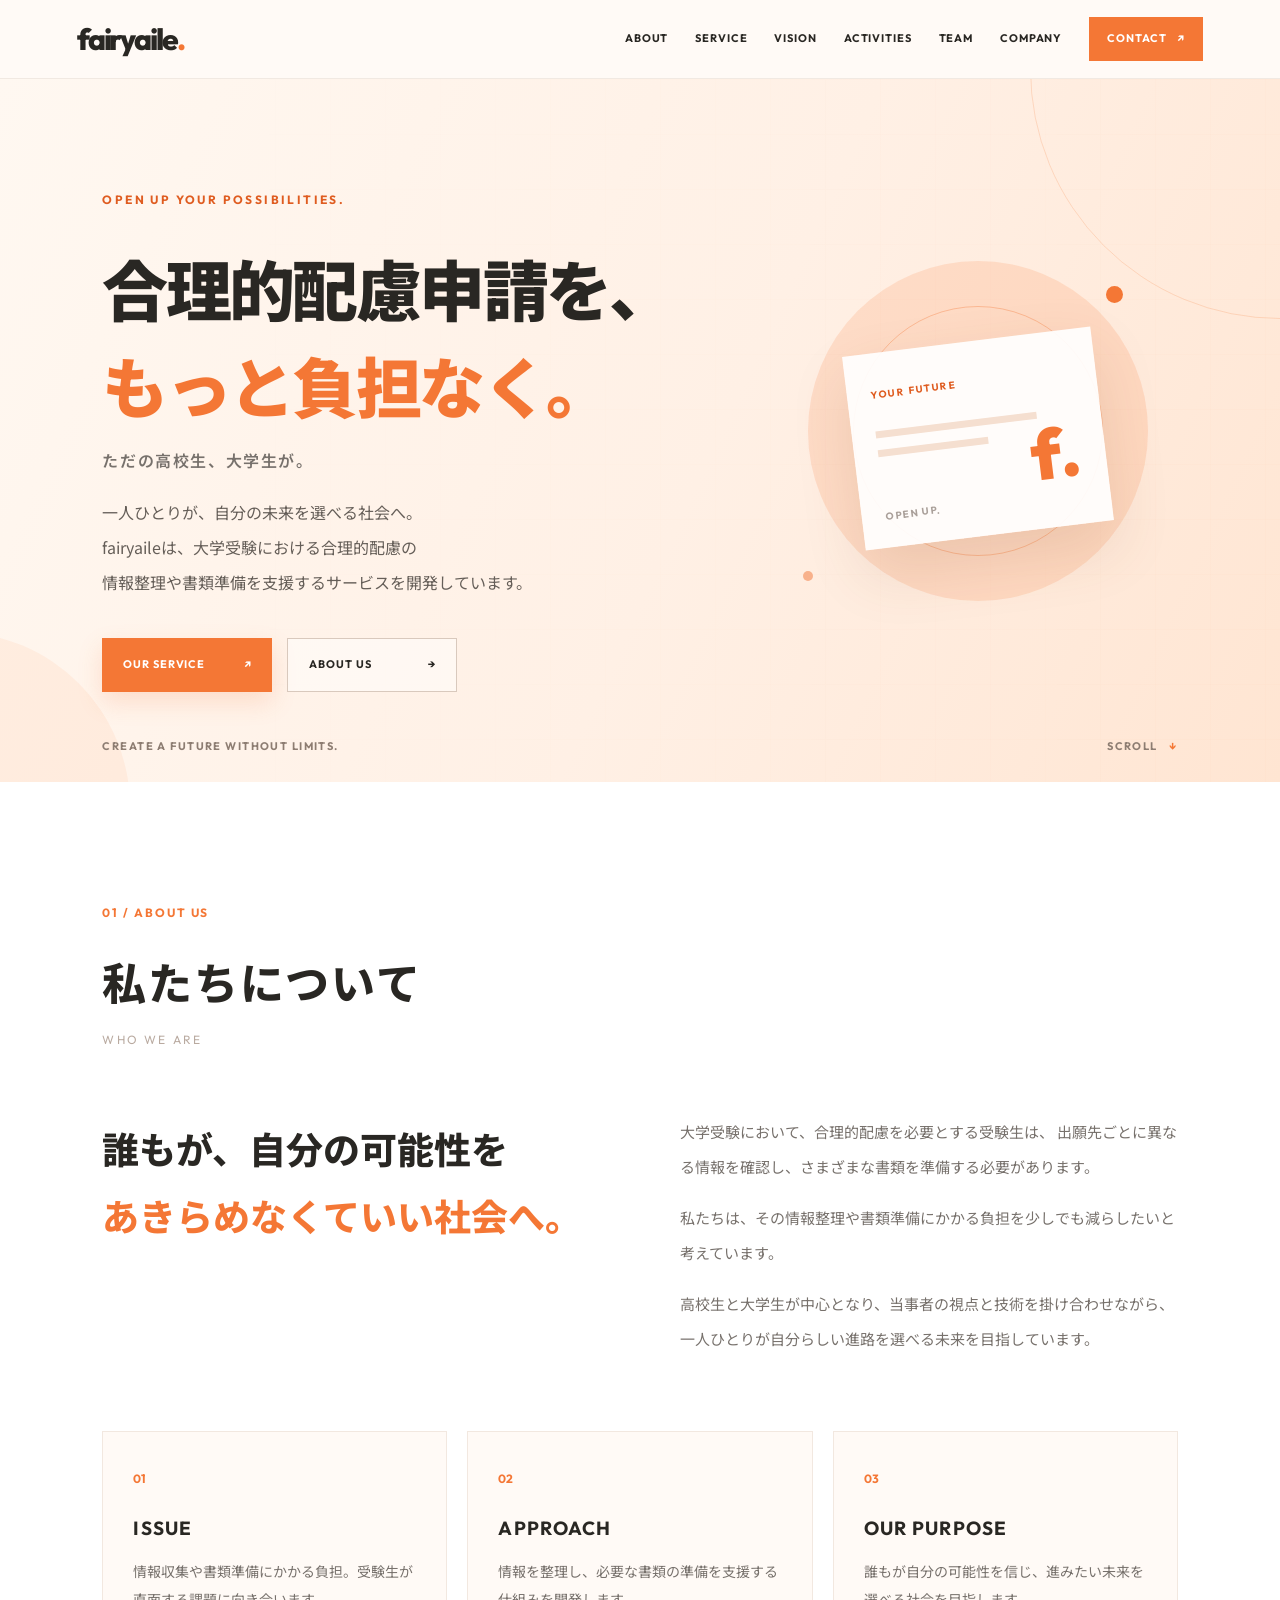
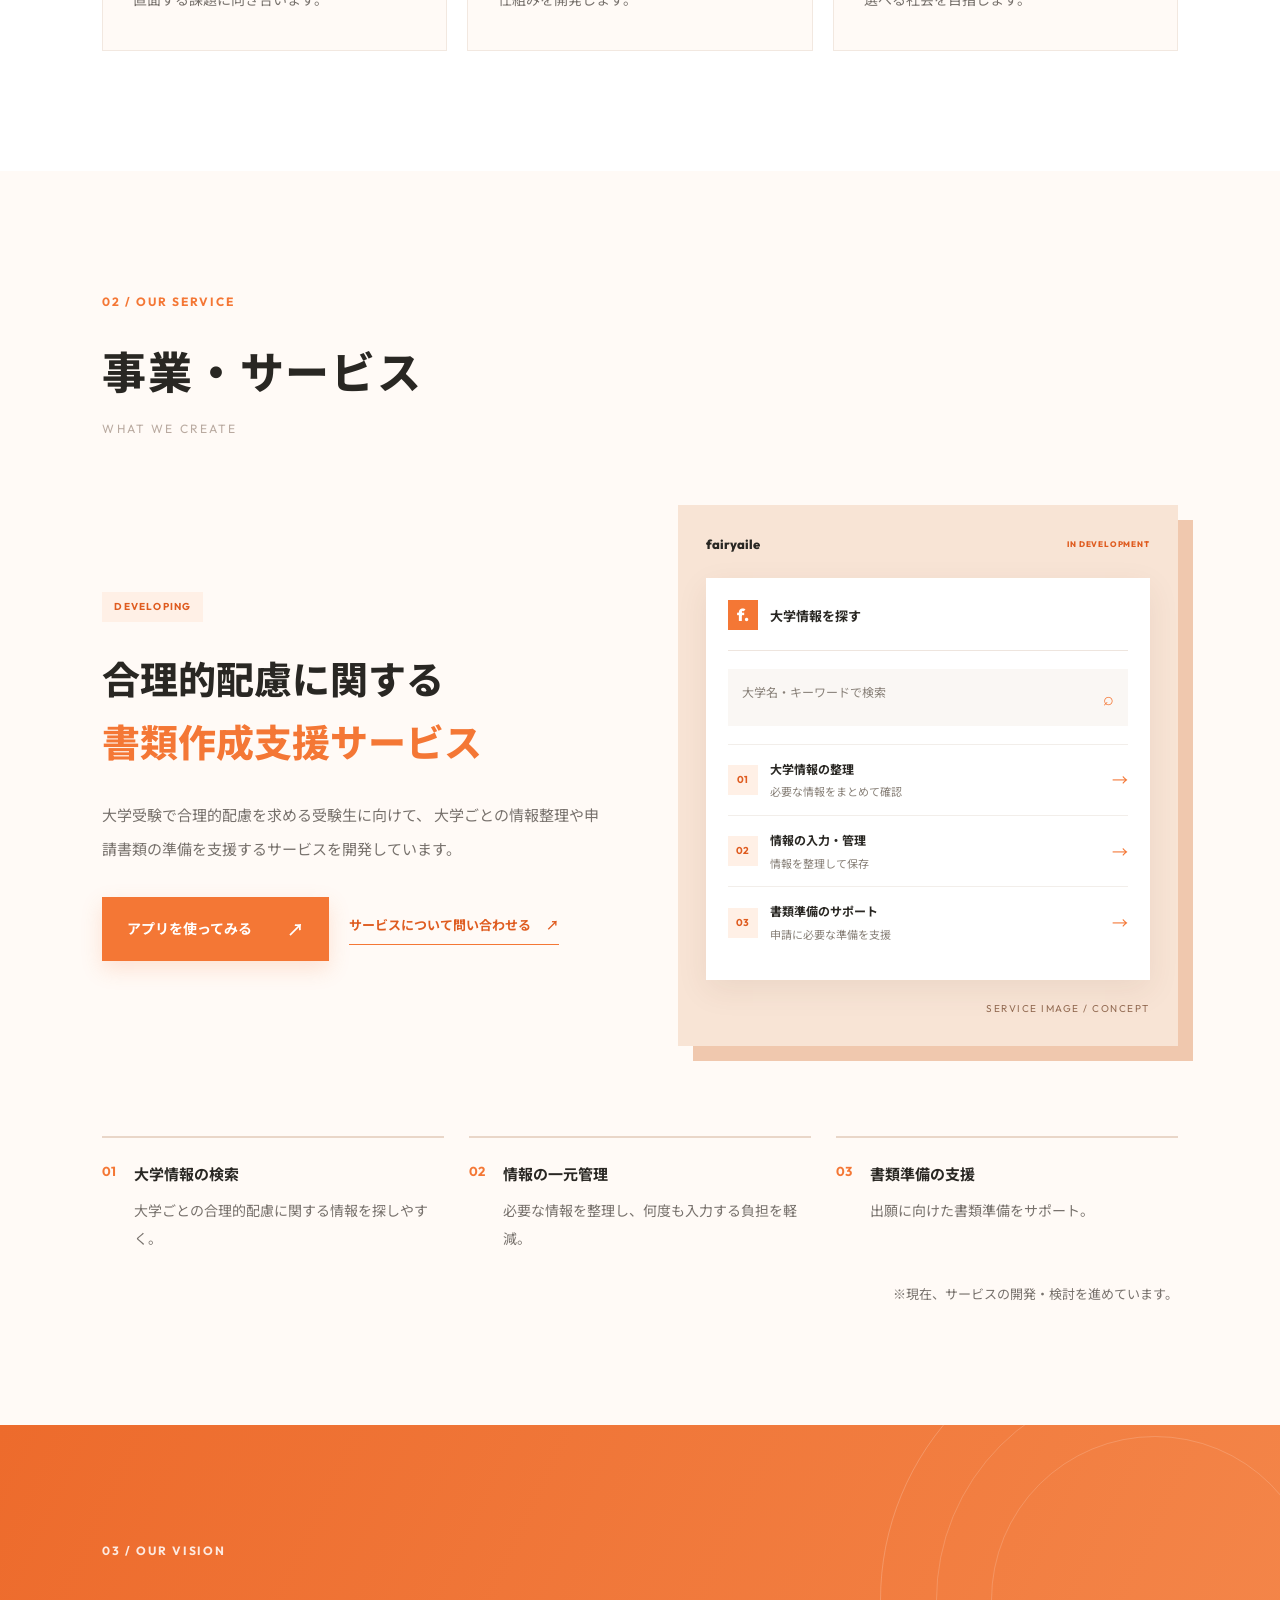
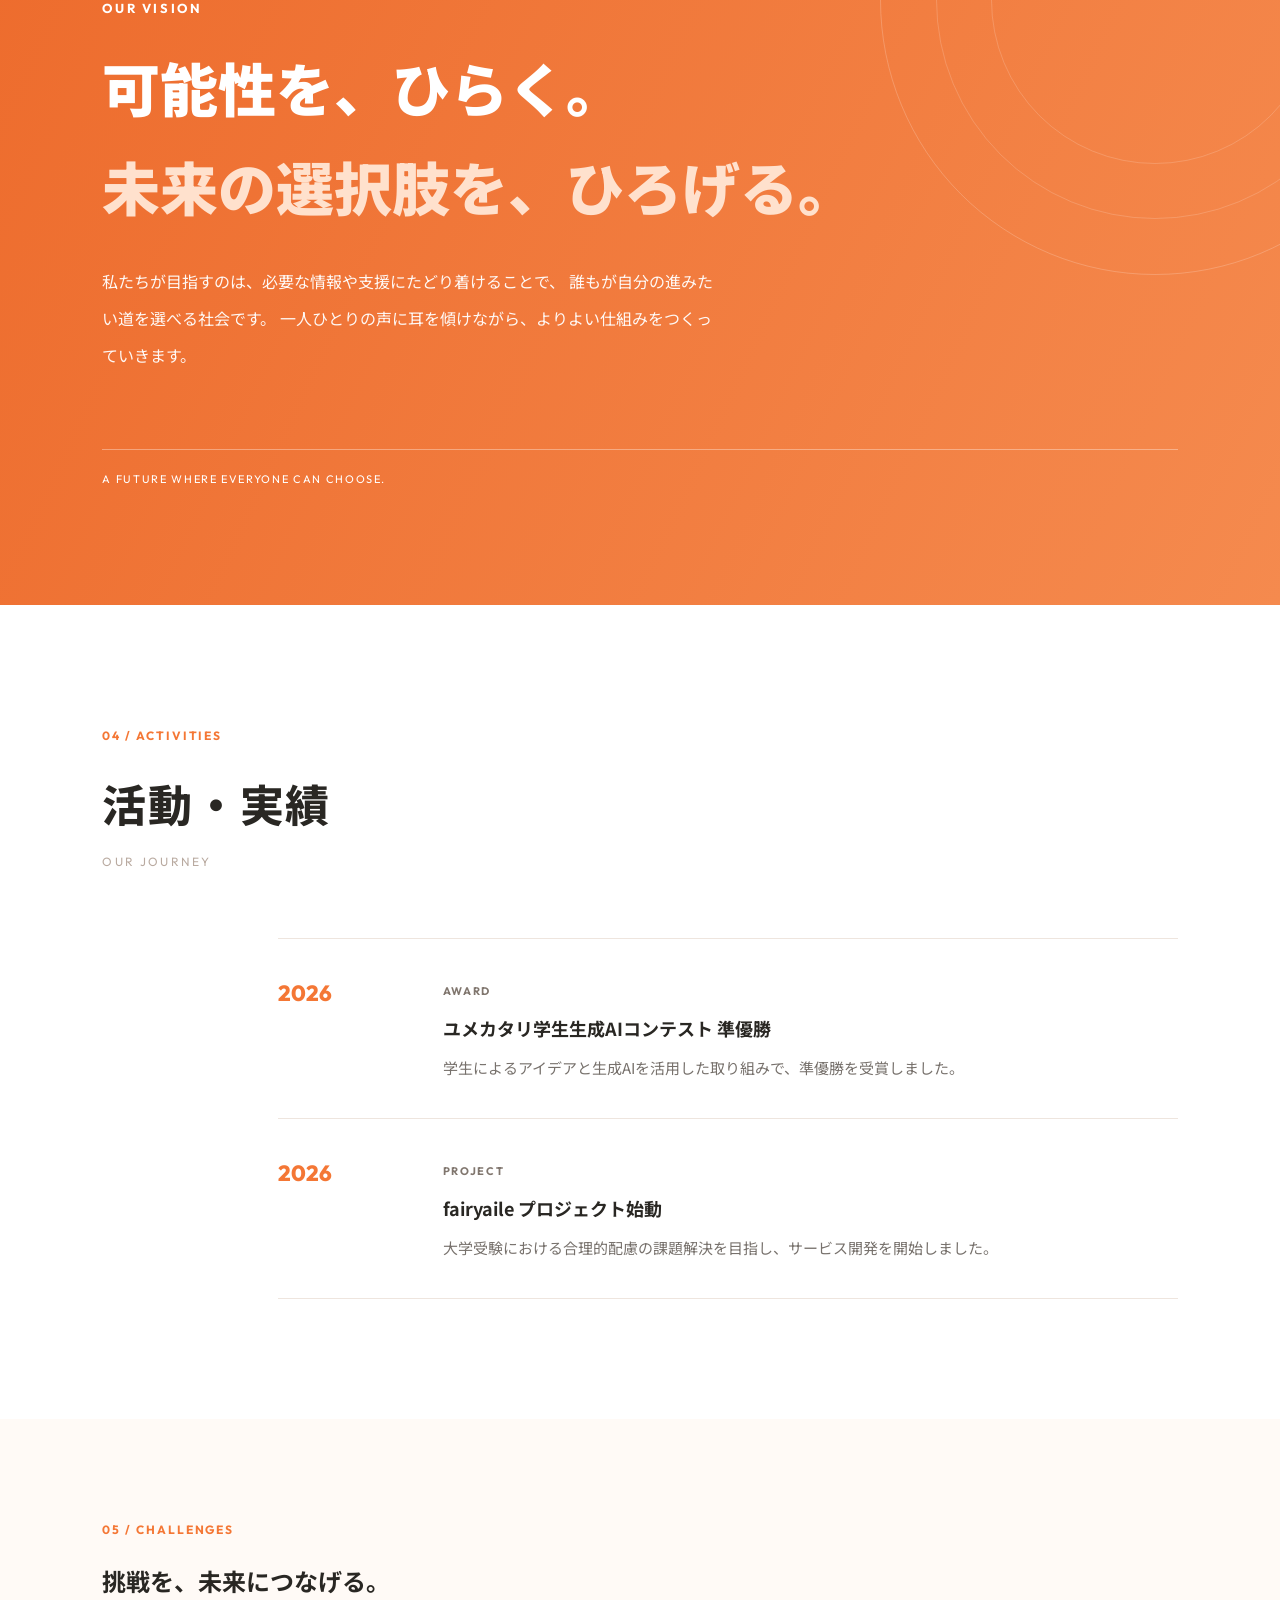
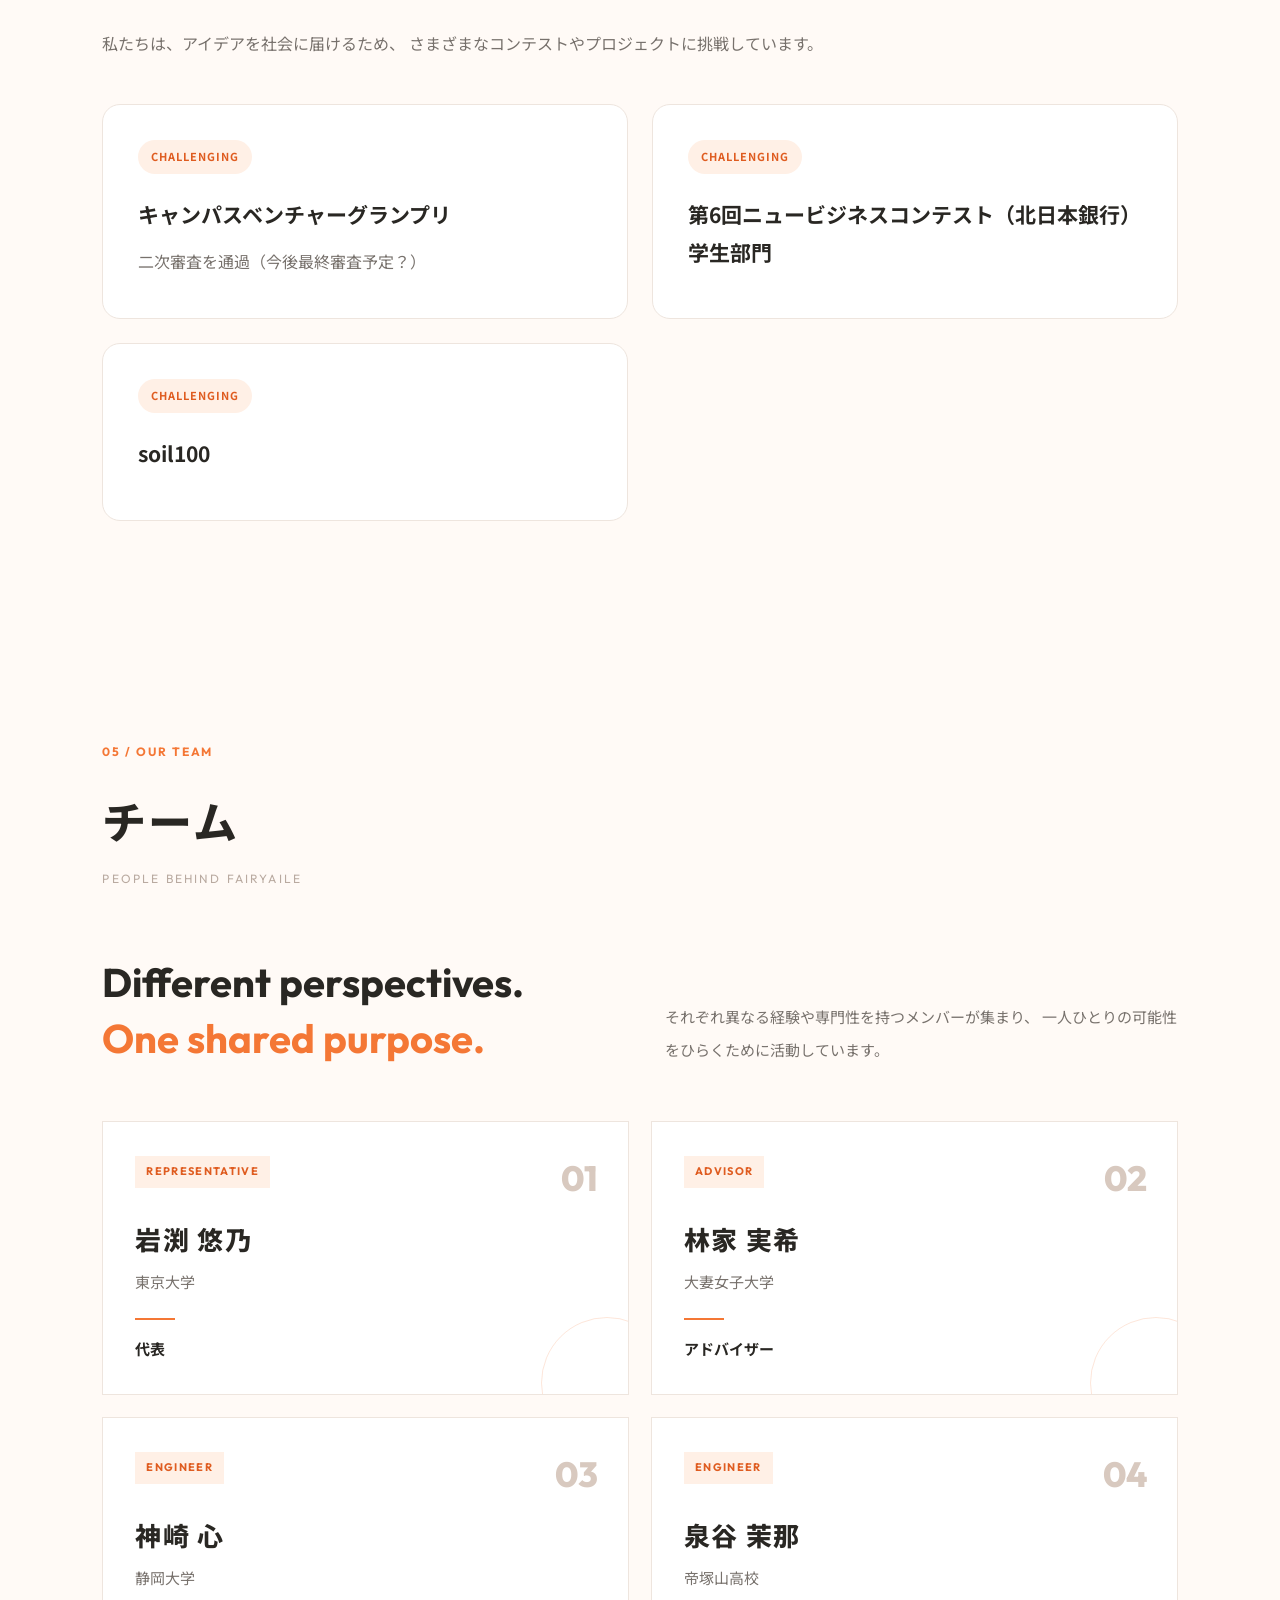
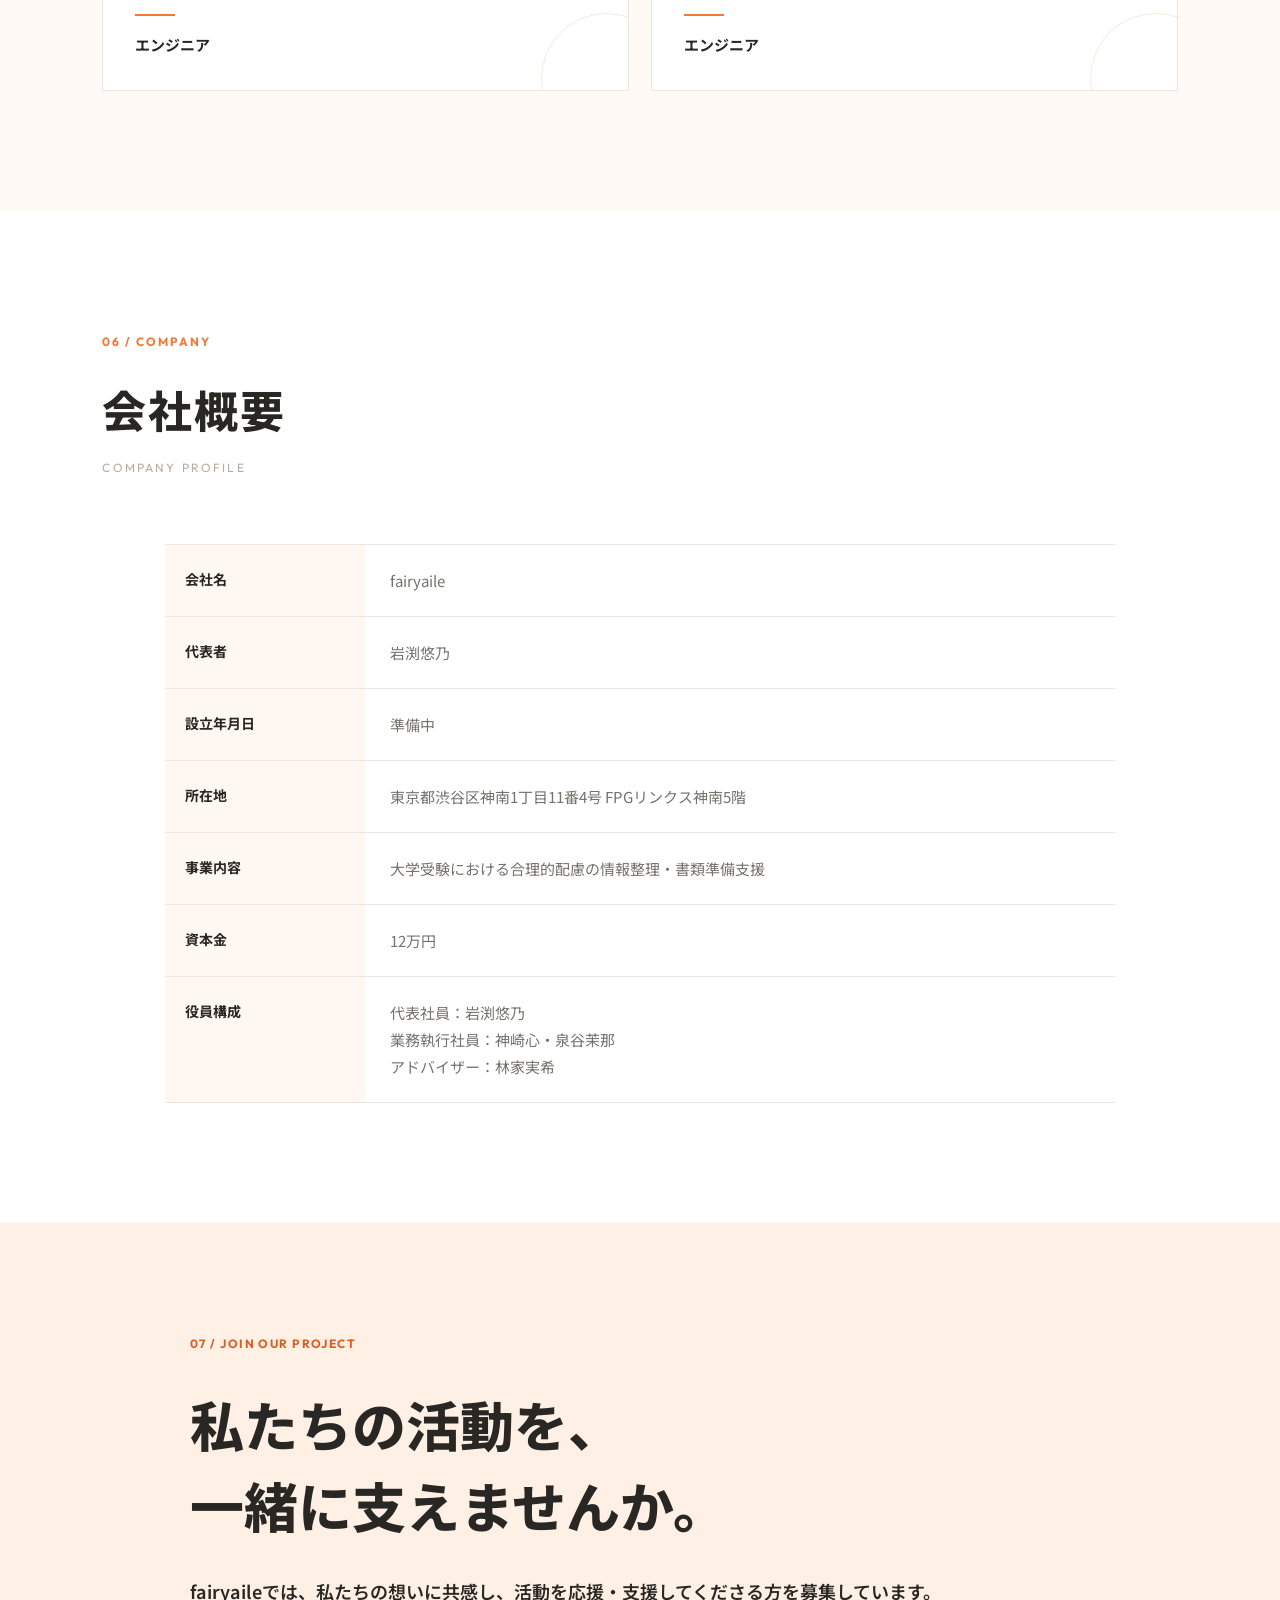
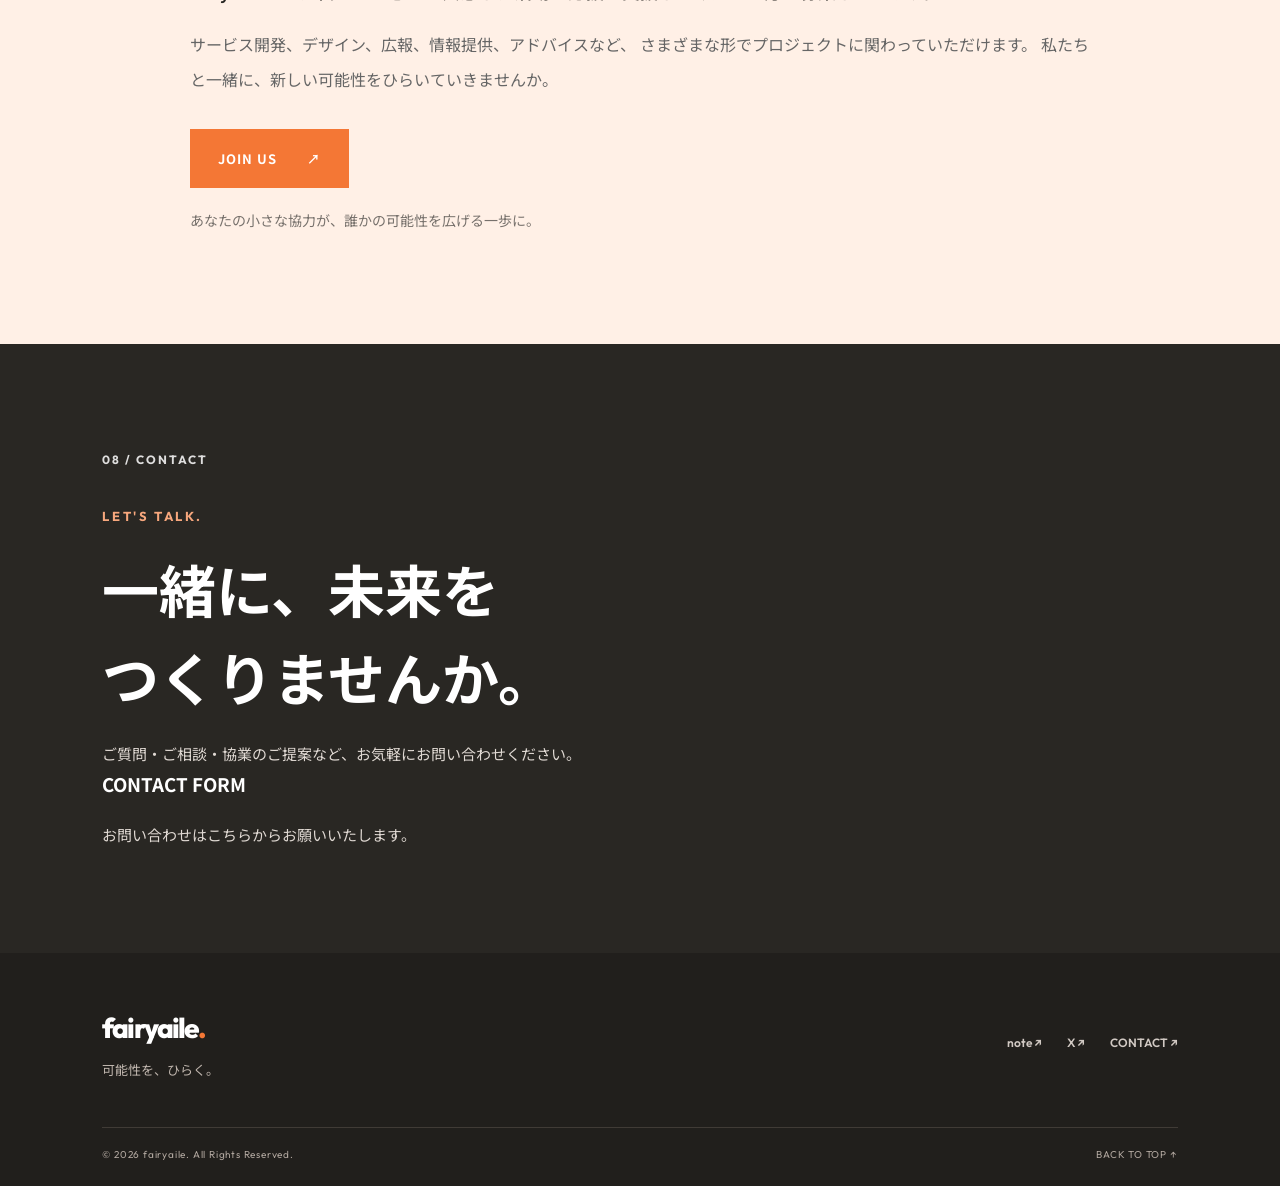
<file: index.html>
<!DOCTYPE html>
<html lang="ja">
<head>
  <meta charset="UTF-8">
  <meta name="viewport" content="width=device-width, initial-scale=1.0">
  <meta name="description" content="fairyaileは、大学受験における合理的配慮の情報整理や書類準備を支援するサービスを開発しています。">
  <title>fairyaile｜可能性を、ひらく。</title>

  <link rel="preconnect" href="https://fonts.googleapis.com">
  <link rel="preconnect" href="https://fonts.gstatic.com" crossorigin>
  <link href="https://fonts.googleapis.com/css2?family=Noto+Sans+JP:wght@400;500;600;700;800;900&family=Outfit:wght@400;500;600;700;800&display=swap" rel="stylesheet">

  <link rel="stylesheet" href="style.css">
  <script src="script.js" defer></script>
</head>

<body>
  <header class="header">
    <div class="header-inner">
      <a href="#home" class="logo">fairyaile<span>.</span></a>

      <button class="menu-toggle" id="menu-toggle"
        aria-label="メニューを開く" aria-expanded="false">
        <span></span>
        <span></span>
      </button>

      <nav class="nav" id="nav">
        <a href="#about">ABOUT</a>
        <a href="#service">SERVICE</a>
        <a href="#vision">VISION</a>
        <a href="#activities">ACTIVITIES</a>
        <a href="#team">TEAM</a>
        <a href="#company">COMPANY</a>
        <a href="#contact-form" class="nav-contact">CONTACT <span>↗</span></a>
      </nav>
    </div>
  </header>

  <main>
    <!-- HERO -->
    <section class="hero" id="home">
      <div class="hero-decoration hero-decoration-one"></div>
      <div class="hero-decoration hero-decoration-two"></div>
      <div class="hero-grid"></div>

      <div class="hero-inner">
        <div class="hero-content">
          <p class="eyebrow">OPEN UP YOUR POSSIBILITIES.</p>

          <h1>
            合理的配慮申請を、<br>
            <span>もっと負担なく。</span>
          </h1>

          <p class="hero-subcatch">ただの高校生、大学生が。</p>

          <p class="hero-description">
            一人ひとりが、自分の未来を選べる社会へ。<br>
            fairyaileは、大学受験における合理的配慮の<br class="pc-only">
            情報整理や書類準備を支援するサービスを開発しています。
          </p>

          <div class="hero-buttons">
            <a href="#service" class="button button-primary">
              OUR SERVICE <span>↗</span>
            </a>
            <a href="#about" class="button button-outline">
              ABOUT US <span>→</span>
            </a>
          </div>
        </div>

        <div class="hero-visual" aria-hidden="true">
          <div class="visual-circle circle-back"></div>
          <div class="visual-circle circle-front"></div>
          <div class="visual-card">
            <span class="visual-card-label">YOUR FUTURE</span>
            <div class="visual-card-line"></div>
            <div class="visual-card-line short"></div>
            <div class="visual-card-mark">f.</div>
            <span class="visual-card-caption">OPEN UP.</span>
          </div>
          <div class="visual-dot dot-one"></div>
          <div class="visual-dot dot-two"></div>
        </div>
      </div>

      <div class="hero-bottom">
        <span>CREATE A FUTURE WITHOUT LIMITS.</span>
        <a href="#about">SCROLL <span>↓</span></a>
      </div>
    </section>

    <!-- ABOUT -->
    <section class="section about-section" id="about">
      <div class="section-inner">
        <div class="section-heading">
          <p class="section-label">01 / ABOUT US</p>
          <h2>私たちについて</h2>
          <p class="section-en">WHO WE ARE</p>
        </div>

        <div class="about-content">
          <div class="about-lead">
            <p class="large-copy">
              誰もが、自分の可能性を<br>
              <span>あきらめなくていい社会へ。</span>
            </p>
          </div>

          <div class="about-text">
            <p>
              大学受験において、合理的配慮を必要とする受験生は、
              出願先ごとに異なる情報を確認し、さまざまな書類を準備する必要があります。
            </p>
            <p>
              私たちは、その情報整理や書類準備にかかる負担を少しでも減らしたいと考えています。
            </p>
            <p>
              高校生と大学生が中心となり、当事者の視点と技術を掛け合わせながら、
              一人ひとりが自分らしい進路を選べる未来を目指しています。
            </p>
          </div>
        </div>

        <div class="about-cards">
          <article class="info-card">
            <span class="card-number">01</span>
            <h3>ISSUE</h3>
            <p>情報収集や書類準備にかかる負担。受験生が直面する課題に向き合います。</p>
          </article>

          <article class="info-card">
            <span class="card-number">02</span>
            <h3>APPROACH</h3>
            <p>情報を整理し、必要な書類の準備を支援する仕組みを開発します。</p>
          </article>

          <article class="info-card">
            <span class="card-number">03</span>
            <h3>OUR PURPOSE</h3>
            <p>誰もが自分の可能性を信じ、進みたい未来を選べる社会を目指します。</p>
          </article>
        </div>
      </div>
    </section>

    <!-- SERVICE -->
    <section class="section service-section" id="service">
      <div class="section-inner">
        <div class="section-heading">
          <p class="section-label">02 / OUR SERVICE</p>
          <h2>事業・サービス</h2>
          <p class="section-en">WHAT WE CREATE</p>
        </div>

        <div class="service-main">
          <div class="service-copy">
            <p class="service-tag">DEVELOPING</p>

            <h3>
              合理的配慮に関する<br>
              <span>書類作成支援サービス</span>
            </h3>

            <p>
              大学受験で合理的配慮を求める受験生に向けて、
              大学ごとの情報整理や申請書類の準備を支援するサービスを開発しています。
            </p>

            <div class="service-buttons">
              <a
                href="https://go-high-yxk.pages.dev/"
                target="_blank"
                rel="noopener noreferrer"
                class="service-app-button"
              >
                アプリを使ってみる <span>↗</span>
              </a>

              <a href="#contact-form" class="text-link">
                サービスについて問い合わせる <span>↗</span>
              </a>
            </div>
          </div>

          <div class="service-visual">
            <div class="service-visual-top">
              <span>fairyaile</span>
              <span class="service-status">IN DEVELOPMENT</span>
            </div>

            <div class="service-mockup">
              <div class="mockup-header">
                <span class="mockup-logo">f.</span>
                <span>大学情報を探す</span>
              </div>

              <div class="mockup-search">
                大学名・キーワードで検索 <span>⌕</span>
              </div>

              <div class="mockup-result">
                <span class="mockup-icon">01</span>
                <div>
                  <strong>大学情報の整理</strong>
                  <small>必要な情報をまとめて確認</small>
                </div>
                <span>→</span>
              </div>

              <div class="mockup-result">
                <span class="mockup-icon">02</span>
                <div>
                  <strong>情報の入力・管理</strong>
                  <small>情報を整理して保存</small>
                </div>
                <span>→</span>
              </div>

              <div class="mockup-result">
                <span class="mockup-icon">03</span>
                <div>
                  <strong>書類準備のサポート</strong>
                  <small>申請に必要な準備を支援</small>
                </div>
                <span>→</span>
              </div>
            </div>

            <p class="mockup-caption">SERVICE IMAGE / CONCEPT</p>
          </div>
        </div>

        <div class="service-features">
          <div class="feature">
            <span>01</span>
            <div>
              <h4>大学情報の検索</h4>
              <p>大学ごとの合理的配慮に関する情報を探しやすく。</p>
            </div>
          </div>

          <div class="feature">
            <span>02</span>
            <div>
              <h4>情報の一元管理</h4>
              <p>必要な情報を整理し、何度も入力する負担を軽減。</p>
            </div>
          </div>

          <div class="feature">
            <span>03</span>
            <div>
              <h4>書類準備の支援</h4>
              <p>出願に向けた書類準備をサポート。</p>
            </div>
          </div>
        </div>

        <p class="service-note">※現在、サービスの開発・検討を進めています。</p>
      </div>
    </section>

    <!-- VISION -->
    <section class="vision-section" id="vision">
      <div class="vision-decoration"></div>

      <div class="vision-inner">
        <p class="section-label light-label">03 / OUR VISION</p>
        <p class="vision-en">OUR VISION</p>

        <h2>
          可能性を、ひらく。<br>
          <span>未来の選択肢を、ひろげる。</span>
        </h2>

        <p class="vision-text">
          私たちが目指すのは、必要な情報や支援にたどり着けることで、
          誰もが自分の進みたい道を選べる社会です。
          一人ひとりの声に耳を傾けながら、よりよい仕組みをつくっていきます。
        </p>

        <div class="vision-bottom">A FUTURE WHERE EVERYONE CAN CHOOSE.</div>
      </div>
    </section>

    <!-- ACTIVITIES -->
    <section class="section activities-section" id="activities">
      <div class="section-inner">
        <div class="section-heading">
          <p class="section-label">04 / ACTIVITIES</p>
          <h2>活動・実績</h2>
          <p class="section-en">OUR JOURNEY</p>
        </div>

        <div class="timeline">
          <article class="timeline-item">
            <div class="timeline-date">2026</div>
            <div class="timeline-content">
              <span class="timeline-category">AWARD</span>
              <h3>ユメカタリ学生生成AIコンテスト 準優勝</h3>
              <p>学生によるアイデアと生成AIを活用した取り組みで、準優勝を受賞しました。</p>
            </div>
          </article>

          <article class="timeline-item">
            <div class="timeline-date">2026</div>
            <div class="timeline-content">
              <span class="timeline-category">PROJECT</span>
              <h3>fairyaile プロジェクト始動</h3>
              <p>大学受験における合理的配慮の課題解決を目指し、サービス開発を開始しました。</p>
            </div>
          </article>
        </div>
      </div>
    </section>

    <!-- CHALLENGES -->
<section class="challenges-section" id="challenges">
  <div class="section-inner">
    <p class="section-label">05 / CHALLENGES</p>

    <h2>挑戦を、未来につなげる。</h2>

    <p class="challenges-intro">
      私たちは、アイデアを社会に届けるため、
      さまざまなコンテストやプロジェクトに挑戦しています。
    </p>

    <div class="challenge-list">

      <div class="challenge-card">
        <span class="challenge-status">CHALLENGING</span>
        <h3>キャンパスベンチャーグランプリ</h3>
        <p>
          二次審査を通過（今後最終審査予定？）
        </p>
      </div>

      <div class="challenge-card">
        <span class="challenge-status">CHALLENGING</span>
        <h3>第6回ニュービジネスコンテスト（北日本銀行）学生部門</h3>
        <p>
          
        </p>
      </div>

      <div class="challenge-card">
        <span class="challenge-status">CHALLENGING</span>
        <h3>soil100</h3>
        <p>
          
        </p>
      </div>


    </div>
  </div>
</section>

    <!-- TEAM -->
    <section class="section team-section" id="team">
      <div class="section-inner">
        <div class="section-heading">
          <p class="section-label">05 / OUR TEAM</p>
          <h2>チーム</h2>
          <p class="section-en">PEOPLE BEHIND FAIRYAILE</p>
        </div>

        <div class="team-intro">
          <p class="team-quote">
            Different perspectives.<br>
            <span>One shared purpose.</span>
          </p>

          <p class="team-description">
            それぞれ異なる経験や専門性を持つメンバーが集まり、
            一人ひとりの可能性をひらくために活動しています。
          </p>
        </div>

        <div class="team-grid">
          <article class="member-card">
            <div class="member-number">01</div>
            <div class="member-role">REPRESENTATIVE</div>
            <h3>岩渕 悠乃</h3>
            <p class="member-school">東京大学</p>
            <div class="member-divider"></div>
            <p class="member-position">代表</p>
          </article>

          <article class="member-card">
            <div class="member-number">02</div>
            <div class="member-role">ADVISOR</div>
            <h3>林家 実希</h3>
            <p class="member-school">大妻女子大学</p>
            <div class="member-divider"></div>
            <p class="member-position">アドバイザー</p>
          </article>

          <article class="member-card">
            <div class="member-number">03</div>
            <div class="member-role">ENGINEER</div>
            <h3>神崎 心</h3>
            <p class="member-school">静岡大学</p>
            <div class="member-divider"></div>
            <p class="member-position">エンジニア</p>
          </article>

          <article class="member-card">
            <div class="member-number">04</div>
            <div class="member-role">ENGINEER</div>
            <h3>泉谷 茉那</h3>
            <p class="member-school">帝塚山高校</p>
            <div class="member-divider"></div>
            <p class="member-position">エンジニア</p>
          </article>
        </div>
      </div>
    </section>

    <!-- COMPANY -->
    <section class="section company-section" id="company">
      <div class="section-inner">
        <div class="section-heading">
          <p class="section-label">06 / COMPANY</p>
          <h2>会社概要</h2>
          <p class="section-en">COMPANY PROFILE</p>
        </div>

        <div class="company-table">
          <div class="company-row">
            <div>会社名</div>
            <p>fairyaile</p>
          </div>

          <div class="company-row">
            <div>代表者</div>
            <p>岩渕悠乃</p>
          </div>

          <div class="company-row">
            <div>設立年月日</div>
            <p>準備中</p>
          </div>

          <div class="company-row">
            <div>所在地</div>
            <p>東京都渋谷区神南1丁目11番4号 FPGリンクス神南5階</p>
          </div>

          <div class="company-row">
            <div>事業内容</div>
            <p>大学受験における合理的配慮の情報整理・書類準備支援</p>
          </div>

          <div class="company-row">
            <div>資本金</div>
            <p>12万円</p>
          </div>

          <div class="company-row">
            <div>役員構成</div>
            <p>
              代表社員：岩渕悠乃<br>
              業務執行社員：神崎心・泉谷茉那<br>
              アドバイザー：林家実希
            </p>
          </div>
        </div>
      </div>
    </section>

    <!-- SUPPORT / JOIN US -->
    <section class="support-section" id="support">
      <div class="support-inner">
        <p class="section-label">07 / JOIN OUR PROJECT</p>
        <h2>私たちの活動を、<br>一緒に支えませんか。</h2>

        <p class="support-lead">
          fairyaileでは、私たちの想いに共感し、活動を応援・支援してくださる方を募集しています。
        </p>

        <p class="support-description">
          サービス開発、デザイン、広報、情報提供、アドバイスなど、
          さまざまな形でプロジェクトに関わっていただけます。
          私たちと一緒に、新しい可能性をひらいていきませんか。
        </p>

        <a href="#contact-form" class="support-button">
          JOIN US <span>↗</span>
        </a>

        <p class="support-note">あなたの小さな協力が、誰かの可能性を広げる一歩に。</p>
      </div>
    </section>

    <!-- CONTACT -->
    <section class="contact-section" id="contact">
      <div class="contact-inner">
        <p class="section-label light-label">08 / CONTACT</p>
        <p class="contact-en">LET'S TALK.</p>

        <h2>一緒に、未来を<br>つくりませんか。</h2>

        <p>
          ご質問・ご相談・協業のご提案など、お気軽にお問い合わせください。
        </p>

        <!-- CONTACT FORM -->
        <div class="contact-form" id="contact-form">
          <h3>CONTACT FORM</h3>
          <p>お問い合わせはこちらからお願いいたします。</p>

      </div>
    </section>
  </main>

  <!-- FOOTER -->
  <footer class="footer">
    <div class="footer-main">
      <div>
        <a href="#home" class="footer-logo">fairyaile<span>.</span></a>
        <p class="footer-tagline">可能性を、ひらく。</p>
      </div>

      <div class="footer-links">
        <a href="https://note.com/gohigh_" target="_blank" rel="noopener noreferrer">note ↗</a>
        <a href="https://x.com/goritekihairyo?s=11" target="_blank" rel="noopener noreferrer">X ↗</a>
        <a href="#contact-form">CONTACT ↗</a>
      </div>
    </div>

    <div class="footer-bottom">
      <span>© <span id="year"></span> fairyaile. All Rights Reserved.</span>
      <a href="#home">BACK TO TOP ↑</a>
    </div>
  </footer>
</body>
</html>
</file>
<file: style.css>
:root {
  --orange: #f47735;
  --orange-dark: #df5c20;
  --orange-light: #fff0e6;
  --cream: #fffaf6;
  --white: #ffffff;
  --ink: #292723;
  --gray: #77716c;
  --line: #eee5de;
  --font: "Noto Sans JP", sans-serif;
  --english: "Outfit", sans-serif;
}

* {
  margin: 0;
  padding: 0;
  box-sizing: border-box;
}

html {
  scroll-behavior: smooth;
  scroll-padding-top: 85px;
}

body {
  font-family: var(--font);
  color: var(--ink);
  background: var(--cream);
  line-height: 1.8;
  overflow-x: hidden;
}

a {
  color: inherit;
  text-decoration: none;
}

button {
  font: inherit;
}

.section {
  padding: 120px 8%;
}

.section-inner {
  max-width: 1160px;
  margin: 0 auto;
}

.section-heading {
  margin-bottom: 65px;
}

.section-label {
  color: var(--orange);
  font-family: var(--english);
  font-size: 12px;
  font-weight: 700;
  letter-spacing: 0.16em;
  margin-bottom: 18px;
}

.section-heading h2 {
  font-size: clamp(30px, 4vw, 44px);
  font-weight: 800;
  letter-spacing: 0.04em;
}

.section-en {
  color: #b9aaa0;
  font-family: var(--english);
  font-size: 12px;
  letter-spacing: 0.18em;
  margin-top: 8px;
}

/* HEADER */

.header {
  position: sticky;
  top: 0;
  z-index: 1000;
  background: rgba(255, 250, 246, 0.94);
  backdrop-filter: blur(14px);
  border-bottom: 1px solid rgba(238, 229, 222, 0.8);
}

.header-inner {
  height: 78px;
  max-width: 1400px;
  padding: 0 6%;
  margin: 0 auto;
  display: flex;
  align-items: center;
  justify-content: space-between;
}

.logo,
.footer-logo {
  font-family: var(--english);
  font-size: 30px;
  font-weight: 800;
  letter-spacing: -0.07em;
}

.logo span,
.footer-logo span {
  color: var(--orange);
}

.nav {
  display: flex;
  align-items: center;
  gap: 27px;
}

.nav a {
  font-family: var(--english);
  font-size: 11px;
  font-weight: 700;
  letter-spacing: 0.08em;
  transition: color 0.3s;
}

.nav a:hover {
  color: var(--orange);
}

.nav .nav-contact {
  color: var(--white);
  background: var(--orange);
  padding: 12px 18px;
  transition: background 0.3s, transform 0.3s;
}

.nav .nav-contact:hover {
  color: var(--white);
  background: var(--orange-dark);
  transform: translateY(-2px);
}

.nav-contact span {
  margin-left: 8px;
}

.menu-toggle {
  display: none;
  border: none;
  background: none;
  cursor: pointer;
}

/* HERO */

.hero {
  position: relative;
  min-height: 690px;
  padding: 110px 8% 90px;
  background: linear-gradient(115deg, #fff8f1 0%, #fff0e5 55%, #ffe5d2 100%);
  overflow: hidden;
  display: flex;
  align-items: center;
}

.hero-inner {
  width: 100%;
  max-width: 1160px;
  margin: 0 auto;
  display: flex;
  align-items: center;
  justify-content: space-between;
  position: relative;
  z-index: 2;
}

.hero-content {
  max-width: 650px;
}

.eyebrow {
  font-family: var(--english);
  color: var(--orange-dark);
  font-size: 12px;
  font-weight: 700;
  letter-spacing: 0.2em;
  margin-bottom: 28px;
}

.hero h1 {
  font-size: clamp(37px, 5.3vw, 66px);
  line-height: 1.48;
  font-weight: 900;
  letter-spacing: -0.04em;
}

.hero h1 span {
  color: var(--orange);
}

.hero-subcatch {
  margin-top: 12px;
  margin-bottom: 20px;
  color: #77716c;
  font-size: 16px;
  font-weight: 600;
  letter-spacing: 0.1em;
}

.hero-description {
  color: #655e58;
  font-size: 16px;
  line-height: 2.2;
}

.hero-buttons {
  display: flex;
  gap: 15px;
  margin-top: 38px;
}

.button {
  display: inline-flex;
  align-items: center;
  justify-content: space-between;
  gap: 28px;
  min-width: 170px;
  padding: 16px 21px;
  font-family: var(--english);
  font-size: 11px;
  font-weight: 700;
  letter-spacing: 0.08em;
  transition: 0.3s;
}

.button-primary {
  color: var(--white);
  background: var(--orange);
  box-shadow: 0 10px 25px rgba(244, 119, 53, 0.18);
}

.button-primary:hover {
  background: var(--orange-dark);
  transform: translateY(-3px);
}

.button-outline {
  border: 1px solid #d9c9bd;
  background: rgba(255, 255, 255, 0.45);
}

.button-outline:hover {
  border-color: var(--orange);
  color: var(--orange-dark);
  transform: translateY(-3px);
}

/* HERO VISUAL */

.hero-visual {
  width: 400px;
  height: 400px;
  position: relative;
  flex-shrink: 0;
  margin-left: 25px;
}

.visual-circle {
  position: absolute;
  border-radius: 50%;
}

.circle-back {
  width: 340px;
  height: 340px;
  top: 20px;
  left: 30px;
  background: rgba(244, 119, 53, 0.16);
}

.circle-front {
  width: 250px;
  height: 250px;
  top: 65px;
  left: 75px;
  border: 1px solid rgba(244, 119, 53, 0.35);
}

.visual-card {
  position: absolute;
  top: 100px;
  left: 75px;
  width: 250px;
  height: 195px;
  padding: 24px;
  background: rgba(255, 255, 255, 0.92);
  box-shadow: 0 25px 60px rgba(126, 77, 43, 0.14);
  transform: rotate(-7deg);
}

.visual-card-label,
.visual-card-caption {
  font-family: var(--english);
  font-size: 10px;
  font-weight: 700;
  letter-spacing: 0.15em;
  color: var(--orange-dark);
}

.visual-card-line {
  width: 80%;
  height: 7px;
  margin-top: 25px;
  background: #f5dfd0;
}

.visual-card-line.short {
  width: 55%;
  margin-top: 12px;
}

.visual-card-mark {
  position: absolute;
  right: 25px;
  bottom: 12px;
  color: var(--orange);
  font-family: var(--english);
  font-size: 70px;
  font-weight: 800;
}

.visual-card-caption {
  position: absolute;
  bottom: 22px;
  left: 24px;
  color: #aaa09a;
}

.visual-dot {
  position: absolute;
  border-radius: 50%;
  background: var(--orange);
}

.dot-one {
  width: 17px;
  height: 17px;
  top: 45px;
  right: 55px;
}

.dot-two {
  width: 10px;
  height: 10px;
  bottom: 60px;
  left: 25px;
  background: #f8b18b;
}

.hero-decoration {
  position: absolute;
  border-radius: 50%;
  pointer-events: none;
}

.hero-decoration-one {
  width: 500px;
  height: 500px;
  right: -250px;
  top: -260px;
  border: 1px solid rgba(244, 119, 53, 0.2);
}

.hero-decoration-two {
  width: 350px;
  height: 350px;
  left: -220px;
  bottom: -200px;
  background: rgba(244, 119, 53, 0.07);
}

.hero-grid {
  position: absolute;
  inset: 0;
  opacity: 0.18;
  background-image:
    linear-gradient(rgba(244, 119, 53, 0.1) 1px, transparent 1px),
    linear-gradient(90deg, rgba(244, 119, 53, 0.1) 1px, transparent 1px);
  background-size: 55px 55px;
  mask-image: linear-gradient(to right, transparent, black);
}

.hero-bottom {
  position: absolute;
  bottom: 25px;
  left: 8%;
  right: 8%;
  display: flex;
  justify-content: space-between;
  color: #8d7d72;
  font-family: var(--english);
  font-size: 11px;
  font-weight: 700;
  letter-spacing: 0.13em;
}

.hero-bottom a span {
  color: var(--orange);
  margin-left: 8px;
}

/* ABOUT */

.about-section {
  background: var(--white);
}

.about-content {
  display: grid;
  grid-template-columns: 1fr 1fr;
  gap: 80px;
  align-items: start;
  margin-bottom: 75px;
}

.large-copy {
  font-size: clamp(25px, 3vw, 37px);
  line-height: 1.8;
  font-weight: 800;
}

.large-copy span {
  color: var(--orange);
}

.about-text {
  color: var(--gray);
  font-size: 15px;
  line-height: 2.3;
}

.about-text p + p {
  margin-top: 17px;
}

.about-cards {
  display: grid;
  grid-template-columns: repeat(3, 1fr);
  gap: 20px;
}

.info-card {
  position: relative;
  min-height: 220px;
  padding: 30px;
  background: var(--cream);
  border: 1px solid #f2e8e0;
  transition: transform 0.3s, box-shadow 0.3s;
}

.info-card:hover {
  transform: translateY(-6px);
  box-shadow: 0 15px 35px rgba(70, 48, 31, 0.07);
}

.card-number {
  color: var(--orange);
  font-family: var(--english);
  font-size: 12px;
  font-weight: 700;
}

.info-card h3 {
  margin: 20px 0 12px;
  font-family: var(--english);
  font-size: 19px;
  letter-spacing: 0.06em;
}

.info-card p {
  color: var(--gray);
  font-size: 14px;
  line-height: 2;
}

/* SERVICE */

.service-section {
  background: var(--cream);
}

.service-main {
  display: grid;
  grid-template-columns: 1fr 1fr;
  gap: 75px;
  align-items: center;
}

.service-tag {
  display: inline-block;
  padding: 6px 12px;
  color: var(--orange-dark);
  background: var(--orange-light);
  font-family: var(--english);
  font-size: 10px;
  font-weight: 700;
  letter-spacing: 0.12em;
}

.service-copy h3 {
  margin: 25px 0;
  font-size: clamp(25px, 3vw, 38px);
  line-height: 1.65;
  font-weight: 800;
}

.service-copy h3 span {
  color: var(--orange);
}

.service-copy > p:not(.service-tag) {
  color: var(--gray);
  font-size: 15px;
  line-height: 2.3;
}

/* アプリへのリンクボタン */

.service-buttons {
  display: flex;
  flex-wrap: wrap;
  align-items: center;
  gap: 20px;
  margin-top: 30px;
}

.service-app-button {
  display: inline-flex;
  align-items: center;
  justify-content: space-between;
  gap: 35px;
  padding: 17px 25px;
  color: #fff;
  background: var(--orange);
  font-size: 14px;
  font-weight: 700;
  transition: 0.3s;
  box-shadow: 0 8px 20px rgba(244, 119, 53, 0.18);
}

.service-app-button:hover {
  background: var(--orange-dark);
  transform: translateY(-3px);
}

.service-app-button span {
  font-size: 17px;
}

.service-buttons .text-link {
  margin-top: 0;
}

.text-link {
  display: inline-block;
  margin-top: 30px;
  padding-bottom: 8px;
  border-bottom: 1px solid var(--orange);
  color: var(--orange-dark);
  font-size: 13px;
  font-weight: 700;
}

.text-link span {
  margin-left: 12px;
}

/* SERVICE MOCKUP */

.service-visual {
  padding: 28px;
  background: #f8e4d5;
  box-shadow: 15px 15px 0 #f0c8ae;
}

.service-visual-top {
  display: flex;
  justify-content: space-between;
  align-items: center;
  margin-bottom: 22px;
  font-family: var(--english);
  font-size: 13px;
  font-weight: 800;
}

.service-status {
  color: var(--orange-dark);
  font-size: 8px;
  letter-spacing: 0.1em;
}

.service-mockup {
  padding: 22px;
  background: var(--white);
  box-shadow: 0 10px 30px rgba(91, 53, 25, 0.08);
}

.mockup-header {
  display: flex;
  align-items: center;
  gap: 12px;
  padding-bottom: 20px;
  border-bottom: 1px solid var(--line);
  font-size: 13px;
  font-weight: 700;
}

.mockup-logo {
  display: grid;
  place-items: center;
  width: 30px;
  height: 30px;
  background: var(--orange);
  color: white;
  font-family: var(--english);
  font-size: 17px;
  font-weight: 800;
}

.mockup-search {
  display: flex;
  justify-content: space-between;
  margin: 18px 0;
  padding: 12px 14px;
  background: #faf7f4;
  color: #888078;
  font-size: 12px;
}

.mockup-search span {
  color: var(--orange);
  font-size: 18px;
}

.mockup-result {
  display: flex;
  align-items: center;
  gap: 12px;
  padding: 13px 0;
  border-top: 1px solid #f2eeea;
}

.mockup-icon {
  display: grid;
  place-items: center;
  width: 30px;
  height: 30px;
  flex-shrink: 0;
  color: var(--orange-dark);
  background: var(--orange-light);
  font-family: var(--english);
  font-size: 10px;
  font-weight: 700;
}

.mockup-result div {
  flex: 1;
}

.mockup-result strong,
.mockup-result small {
  display: block;
}

.mockup-result strong {
  font-size: 12px;
}

.mockup-result small {
  margin-top: 3px;
  color: #888078;
  font-size: 11px;
}

.mockup-result > span:last-child {
  color: var(--orange);
}

.mockup-caption {
  margin-top: 20px;
  color: #946c54;
  font-family: var(--english);
  font-size: 10px;
  letter-spacing: 0.15em;
  text-align: right;
}

.service-features {
  display: grid;
  grid-template-columns: repeat(3, 1fr);
  gap: 25px;
  margin-top: 90px;
}

.feature {
  display: flex;
  gap: 18px;
  padding-top: 22px;
  border-top: 2px solid #e9d6c8;
}

.feature > span {
  color: var(--orange);
  font-family: var(--english);
  font-size: 13px;
  font-weight: 700;
}

.feature h4 {
  margin-bottom: 9px;
  font-size: 15px;
}

.feature p {
  color: var(--gray);
  font-size: 14px;
  line-height: 2;
}

.service-note {
  margin-top: 30px;
  color: #77716c;
  font-size: 13px;
  text-align: right;
}

/* VISION */

.vision-section {
  position: relative;
  padding: 115px 8%;
  color: var(--white);
  background: linear-gradient(115deg, #ed6b2c, #f58a4e);
  overflow: hidden;
}

.vision-inner {
  position: relative;
  z-index: 2;
  max-width: 1160px;
  margin: 0 auto;
}

.light-label {
  color: rgba(255, 255, 255, 0.85);
}

.vision-en {
  margin: 35px 0 18px;
  font-family: var(--english);
  font-size: 13px;
  font-weight: 700;
  letter-spacing: 0.2em;
}

.vision-section h2 {
  font-size: clamp(32px, 5vw, 58px);
  line-height: 1.7;
  font-weight: 900;
}

.vision-section h2 span {
  color: #ffe1cd;
}

.vision-text {
  max-width: 620px;
  margin-top: 28px;
  color: rgba(255, 255, 255, 0.95);
  font-size: 16px;
  line-height: 2.3;
}

.vision-bottom {
  margin-top: 75px;
  padding-top: 20px;
  border-top: 1px solid rgba(255, 255, 255, 0.35);
  font-family: var(--english);
  font-size: 11px;
  letter-spacing: 0.15em;
}

.vision-decoration {
  position: absolute;
  width: 550px;
  height: 550px;
  right: -150px;
  top: -100px;
  border: 1px solid rgba(255, 255, 255, 0.2);
  border-radius: 50%;
}

.vision-decoration::before,
.vision-decoration::after {
  content: "";
  position: absolute;
  border: 1px solid rgba(255, 255, 255, 0.17);
  border-radius: 50%;
}

.vision-decoration::before {
  inset: 55px;
}

.vision-decoration::after {
  inset: 110px;
}

/* ACTIVITIES */

.activities-section {
  background: var(--white);
}

.timeline {
  max-width: 900px;
  margin-left: auto;
}

.timeline-item {
  display: grid;
  grid-template-columns: 130px 1fr;
  gap: 35px;
  padding: 35px 0;
  border-top: 1px solid var(--line);
}

.timeline-item:last-child {
  border-bottom: 1px solid var(--line);
}

.timeline-date {
  color: var(--orange);
  font-family: var(--english);
  font-size: 22px;
  font-weight: 800;
}

.timeline-category {
  color: #80766e;
  font-family: var(--english);
  font-size: 11px;
  font-weight: 700;
  letter-spacing: 0.15em;
}

.timeline-content h3 {
  margin: 9px 0;
  font-size: 18px;
}

.timeline-content p {
  color: var(--gray);
  font-size: 15px;
  line-height: 2;
}

/* CHALLENGES */
.challenges-section {
  padding: 100px 8%;
  background: var(--cream);
}

.challenges-intro {
  color: var(--gray);
  line-height: 2;
  margin: 25px 0 45px;
}

.challenge-list {
  display: grid;
  grid-template-columns: repeat(2, 1fr);
  gap: 24px;
}

.challenge-card {
  background: var(--white);
  border: 1px solid var(--line);
  border-radius: 18px;
  padding: 35px;
  transition: 0.3s;
}

.challenge-card:hover {
  transform: translateY(-5px);
  box-shadow: 0 12px 30px rgba(0, 0, 0, 0.06);
}

.challenge-status {
  display: inline-block;
  color: var(--orange-dark);
  background: var(--orange-light);
  padding: 7px 13px;
  border-radius: 30px;
  font-size: 11px;
  font-weight: 700;
  letter-spacing: 1px;
}

.challenge-card h3 {
  margin: 22px 0 12px;
  font-size: 21px;
}

.challenge-card p {
  color: var(--gray);
  line-height: 1.9;
}

@media (max-width: 768px) {
  .challenge-list {
    grid-template-columns: 1fr;
  }

  .challenges-section {
    padding: 70px 6%;
  }
}

/* TEAM */

.team-section {
  background: var(--cream);
}

.team-intro {
  display: grid;
  grid-template-columns: 1fr 1fr;
  gap: 50px;
  align-items: end;
  margin-bottom: 55px;
}

.team-quote {
  font-family: var(--english);
  font-size: clamp(27px, 3.5vw, 40px);
  font-weight: 700;
  line-height: 1.4;
}

.team-quote span {
  color: var(--orange);
}

.team-description {
  color: var(--gray);
  font-size: 15px;
  line-height: 2.2;
}

.team-grid {
  display: grid;
  grid-template-columns: repeat(2, 1fr);
  gap: 22px;
}

.member-card {
  position: relative;
  min-height: 250px;
  padding: 32px;
  background: var(--white);
  border: 1px solid #eee5de;
  overflow: hidden;
  transition: transform 0.3s, box-shadow 0.3s;
}

.member-card::after {
  content: "";
  position: absolute;
  width: 130px;
  height: 130px;
  right: -45px;
  bottom: -55px;
  border: 1px solid rgba(244, 119, 53, 0.18);
  border-radius: 50%;
  pointer-events: none;
}

.member-card:hover {
  transform: translateY(-5px);
  box-shadow: 0 15px 35px rgba(70, 48, 31, 0.08);
}

.member-number {
  position: absolute;
  top: 25px;
  right: 30px;
  color: #d8c9bf;
  font-family: var(--english);
  font-size: 35px;
  font-weight: 800;
}

.member-role {
  display: inline-block;
  padding: 6px 11px;
  color: var(--orange-dark);
  background: var(--orange-light);
  font-family: var(--english);
  font-size: 11px;
  font-weight: 700;
  letter-spacing: 0.12em;
}

.member-card h3 {
  margin-top: 28px;
  font-size: 26px;
  font-weight: 800;
  letter-spacing: 0.05em;
}

.member-school {
  margin-top: 5px;
  color: #77716c;
  font-size: 15px;
}

.member-divider {
  width: 40px;
  height: 2px;
  margin: 23px 0 15px;
  background: var(--orange);
}

.member-position {
  color: var(--ink);
  font-size: 15px;
  font-weight: 700;
}

/* COMPANY */

.company-section {
  background: var(--white);
}

.company-table {
  max-width: 950px;
  margin: 0 auto;
}

.company-row {
  display: grid;
  grid-template-columns: 200px 1fr;
  border-top: 1px solid var(--line);
}

.company-row:last-child {
  border-bottom: 1px solid var(--line);
}

.company-row > div {
  padding: 22px 20px;
  background: #fff8f2;
  font-size: 14px;
  font-weight: 700;
}

.company-row p {
  padding: 22px 25px;
  color: var(--gray);
  font-size: 15px;
}

/* SUPPORT */

.support-section {
  padding: 110px 8%;
  background: #fff0e6;
  color: var(--ink);
}

.support-inner {
  max-width: 900px;
  margin: 0 auto;
}

.support-inner .section-label {
  color: var(--orange-dark);
  font-family: var(--english);
  font-size: 12px;
  letter-spacing: 0.12em;
  font-weight: 700;
  margin-bottom: 28px;
}

.support-inner h2 {
  font-size: clamp(32px, 5vw, 54px);
  line-height: 1.5;
  font-weight: 800;
  margin-bottom: 28px;
}

.support-lead {
  font-size: 18px;
  line-height: 2;
  font-weight: 600;
  margin-bottom: 18px;
}

.support-description {
  color: #666;
  font-size: 16px;
  line-height: 2.2;
  margin-bottom: 32px;
}

.support-button {
  display: inline-flex;
  align-items: center;
  gap: 30px;
  padding: 18px 28px;
  background: var(--orange);
  color: var(--white);
  font-size: 13px;
  font-weight: 700;
  letter-spacing: 0.08em;
  transition: 0.3s;
}

.support-button:hover {
  background: var(--orange-dark);
  transform: translateY(-3px);
}

.support-note {
  margin-top: 20px;
  color: #77716c;
  font-size: 14px;
}

/* CONTACT */

.contact-section {
  padding: 105px 8%;
  color: var(--white);
  background: #292723;
}

.contact-inner {
  max-width: 1160px;
  margin: 0 auto;
}

.contact-en {
  margin: 35px 0 15px;
  color: #f7a77d;
  font-family: var(--english);
  font-size: 13px;
  font-weight: 700;
  letter-spacing: 0.2em;
}

.contact-section h2 {
  font-size: clamp(36px, 5vw, 57px);
  line-height: 1.55;
}

.contact-section p:not(.section-label):not(.contact-en) {
  margin-top: 20px;
  color: #e0d9d3;
  font-size: 15px;
}

.contact-button {
  display: inline-flex;
  justify-content: space-between;
  align-items: center;
  gap: 45px;
  margin-top: 35px;
  padding: 18px 25px;
  color: var(--white);
  background: var(--orange);
  font-family: var(--english);
  font-size: 12px;
  font-weight: 700;
  letter-spacing: 0.1em;
  transition: 0.3s;
}

.contact-button:hover {
  background: var(--orange-dark);
  transform: translateY(-3px);
}

/* FOOTER */

.footer {
  padding: 50px 8% 22px;
  background: #211f1c;
  color: var(--white);
}

.footer-main,
.footer-bottom {
  max-width: 1160px;
  margin: 0 auto;
  display: flex;
  justify-content: space-between;
  align-items: center;
}

.footer-logo {
  font-size: 28px;
}

.footer-tagline {
  margin-top: 5px;
  color: #c0b6ae;
  font-size: 13px;
}

.footer-links {
  display: flex;
  gap: 25px;
}

.footer-links a {
  color: #d1c9c3;
  font-family: var(--english);
  font-size: 12px;
  font-weight: 600;
  transition: color 0.3s;
}

.footer-links a:hover {
  color: var(--orange);
}

.footer-bottom {
  margin-top: 45px;
  padding-top: 18px;
  border-top: 1px solid #403b36;
  color: #b0a69e;
  font-family: var(--english);
  font-size: 10px;
  letter-spacing: 0.08em;
}

.footer-bottom a:hover {
  color: var(--orange);
}

/* RESPONSIVE */

@media (max-width: 1050px) {
  .nav {
    gap: 15px;
  }

  .nav a {
    font-size: 10px;
  }

  .hero-visual {
    transform: scale(0.85);
    transform-origin: center right;
    margin-left: 0;
  }

  .hero h1 {
    font-size: 48px;
  }
}

@media (max-width: 800px) {
  .section {
    padding: 85px 7%;
  }

  .header-inner {
    height: 68px;
  }

  .menu-toggle {
    display: flex;
    width: 35px;
    height: 35px;
    flex-direction: column;
    justify-content: center;
    gap: 7px;
    position: relative;
    z-index: 1002;
  }

  .menu-toggle span {
    display: block;
    width: 25px;
    height: 2px;
    background: var(--ink);
    transition: transform 0.3s;
  }

  .menu-toggle.active span:first-child {
    transform: translateY(4.5px) rotate(45deg);
  }

  .menu-toggle.active span:last-child {
    transform: translateY(-4.5px) rotate(-45deg);
  }

  .nav {
    position: absolute;
    top: 68px;
    left: 0;
    right: 0;
    display: none;
    flex-direction: column;
    align-items: stretch;
    gap: 0;
    padding: 15px 7% 25px;
    background: var(--cream);
    border-top: 1px solid var(--line);
    box-shadow: 0 15px 25px rgba(0, 0, 0, 0.06);
  }

  .nav.is-open {
    display: flex;
  }

  .nav a {
    padding: 13px 0;
    border-bottom: 1px solid var(--line);
    font-size: 12px;
  }

  .nav .nav-contact {
    margin-top: 12px;
    padding: 13px 18px;
    text-align: center;
    border: none;
  }

  .hero {
    min-height: auto;
    padding: 85px 7% 100px;
  }

  .hero-inner {
    flex-direction: column;
    align-items: flex-start;
  }

  .hero-content {
    width: 100%;
  }

  .hero h1 {
    font-size: clamp(35px, 8vw, 55px);
  }

  .hero-visual {
    width: 100%;
    height: 310px;
    margin: 35px 0 0;
    transform: scale(0.8);
    transform-origin: top center;
  }

  .hero-bottom {
    left: 7%;
    right: 7%;
    font-size: 9px;
  }

  .about-content,
  .service-main {
    grid-template-columns: 1fr;
    gap: 35px;
  }

  .about-cards {
    grid-template-columns: 1fr;
  }

  .info-card {
    min-height: auto;
  }

  .service-features {
    grid-template-columns: 1fr;
    gap: 22px;
    margin-top: 55px;
  }

  .team-intro {
    grid-template-columns: 1fr;
    gap: 20px;
  }

  .team-grid {
    gap: 15px;
  }

  .timeline-item {
    grid-template-columns: 85px 1fr;
    gap: 18px;
  }

  .company-row {
    grid-template-columns: 125px 1fr;
  }

  .company-row > div,
  .company-row p {
    padding: 17px 13px;
    font-size: 13px;
  }

  .support-section {
    padding: 80px 7%;
  }

  .support-lead {
    font-size: 16px;
  }

  .contact-section {
    padding: 85px 7%;
  }

  .footer {
    padding: 40px 7% 20px;
  }
}

@media (max-width: 500px) {
  .hero-buttons {
    flex-direction: column;
    align-items: flex-start;
  }

  .button {
    width: 190px;
  }

  .hero-visual {
    height: 260px;
    transform: scale(0.68);
    transform-origin: top left;
  }

  .hero-bottom span {
    max-width: 65%;
  }

  .section-heading {
    margin-bottom: 45px;
  }

  .timeline-item {
    grid-template-columns: 1fr;
    gap: 10px;
  }

  .team-grid {
    grid-template-columns: 1fr;
  }

  .member-card {
    min-height: 225px;
    padding: 27px;
  }

  .member-card h3 {
    font-size: 24px;
  }

  .company-row {
    grid-template-columns: 1fr;
  }

  .company-row > div {
    padding-bottom: 5px;
    background: transparent;
    color: var(--orange-dark);
  }

  .company-row p {
    padding-top: 5px;
  }

  .support-lead {
    font-size: 16px;
  }

  .service-buttons {
    align-items: flex-start;
    flex-direction: column;
  }

  .footer-main {
    align-items: flex-start;
    flex-direction: column;
    gap: 25px;
  }

  .footer-links {
    gap: 20px;
  }

  .footer-bottom {
    align-items: flex-start;
    flex-direction: column;
    gap: 12px;
  }

  .pc-only {
    display: none;
  }
}
</file>
